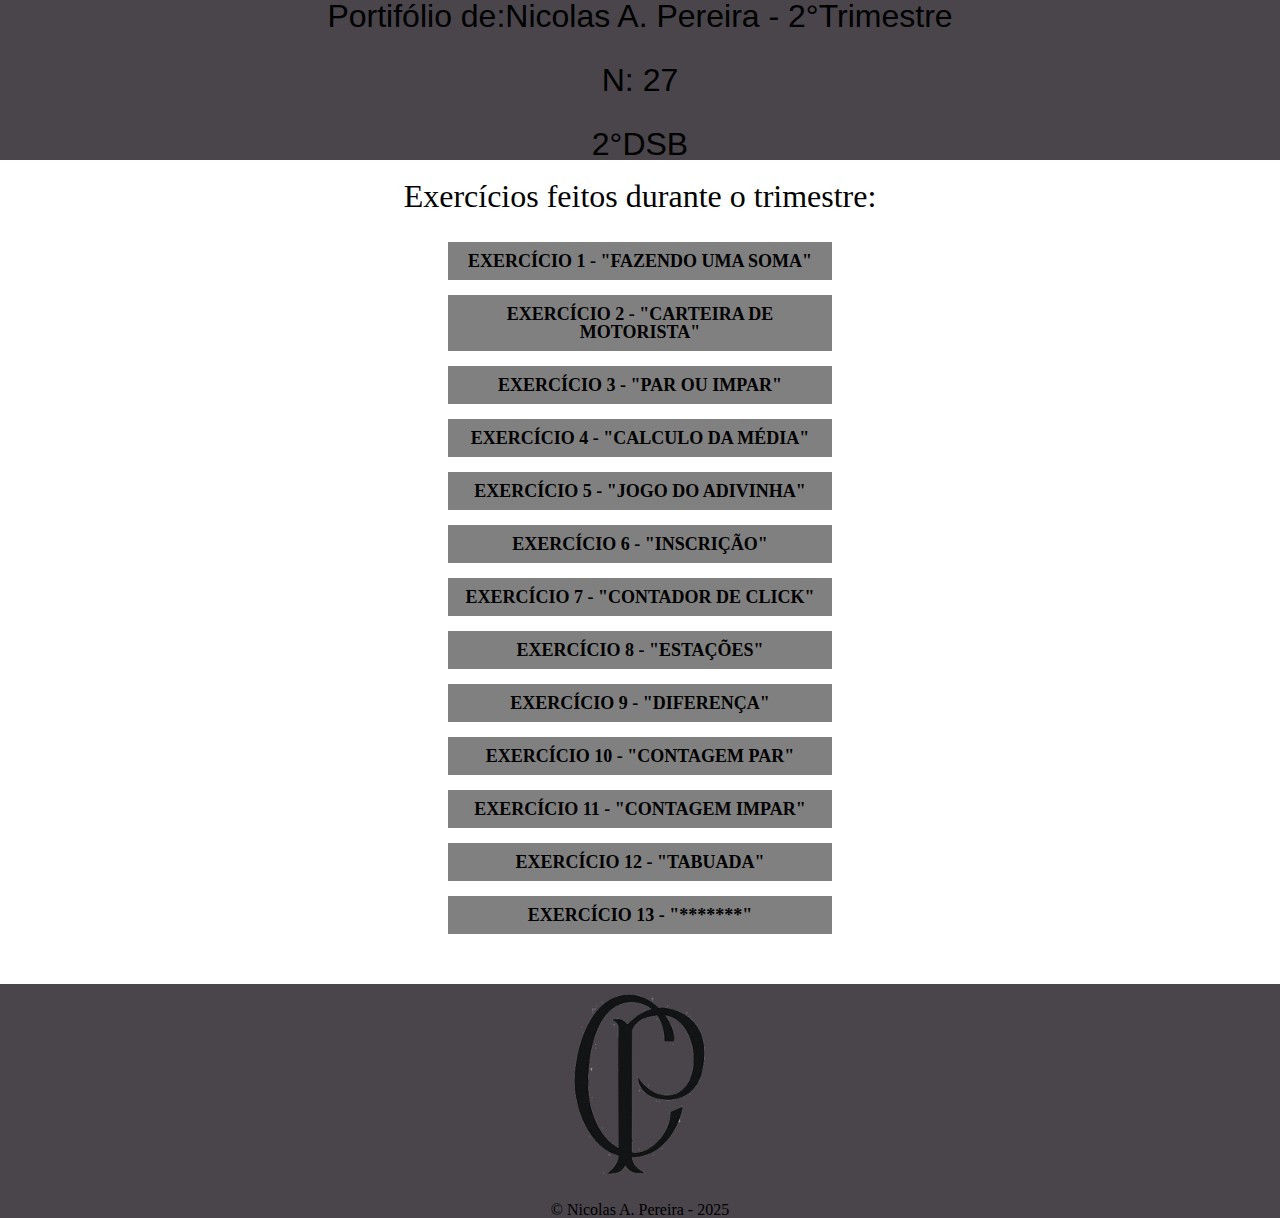
<file: index.html>
<!DOCTYPE html>
<html lang="pt-br">
<head>
    <meta charset="UTF-8">
    <meta name="viewport" content="width=device-width, initial-scale=1.0">
    <title>Potrifólio de Nicolas</title>
    <link rel="stylesheet" href="reset.css">
    <link rel="stylesheet" href="style.css">
 
</head>

<body>
    <header>
        <h1><i>Portifólio de:Nicolas A. Pereira - 2°Trimestre</i></h1><br>
        <h2>N: 27</h2><br>
        <h2>2°DSB</h2>
    </header>   
    <main>
        <h2 id="ah">Exercícios feitos durante o trimestre:</h2>
        <ul>
            <a href="exercicio1/ex.html"><li> exercício 1 - "Fazendo uma soma"</li></a>
            <a href="exercicio 2/ex.html"><li> exercício 2 - "Carteira de motorista"</li></a>
            <a href="exercicio 3/ex.html"><li> exercício 3 - "Par ou impar"</li></a>
            <a href="exercicio 4/ex.html"><li> exercício 4 - "Calculo da média"</li></a>
            <a href="exercicio 5/ex.html"><li> exercício 5 - "jogo do adivinha"</li></a>
            <a href="exercício 6/index.html"><li> exercício 6 - "Inscrição"</li></a>
            <a href="exercicio 7/ex.html"><li> exercício 7 - "contador de click"</li></a>
            <a href="exercicio 8/ex.html"><li> exercício 8 - "Estações"</li></a>
            <a href="exercicio 9/ex.html"><li> exercício 9 - "diferença"</li></a>
            <a href="exercicio 10/ex10.html"><li> exercício 10 - "contagem par"</li></a>
            <a href="exercicio 11/ex11.html"><li> exercício 11 - "contagem impar"</li></a>
            <a href="exercicio 12/ex12.html"><li> exercício 12 - "tabuada"</li></a>
            <a href="exercício 13/ex.html"><li> exercício 13 - "*******"</li></a>
        </ul>
    </main>
    <footer>
        <img src="SCCorinthians_Paulista_1910.png">
            <p>&copy; Nicolas A. Pereira - 2025</p>
    </footer>
</body>
</html>
</file>
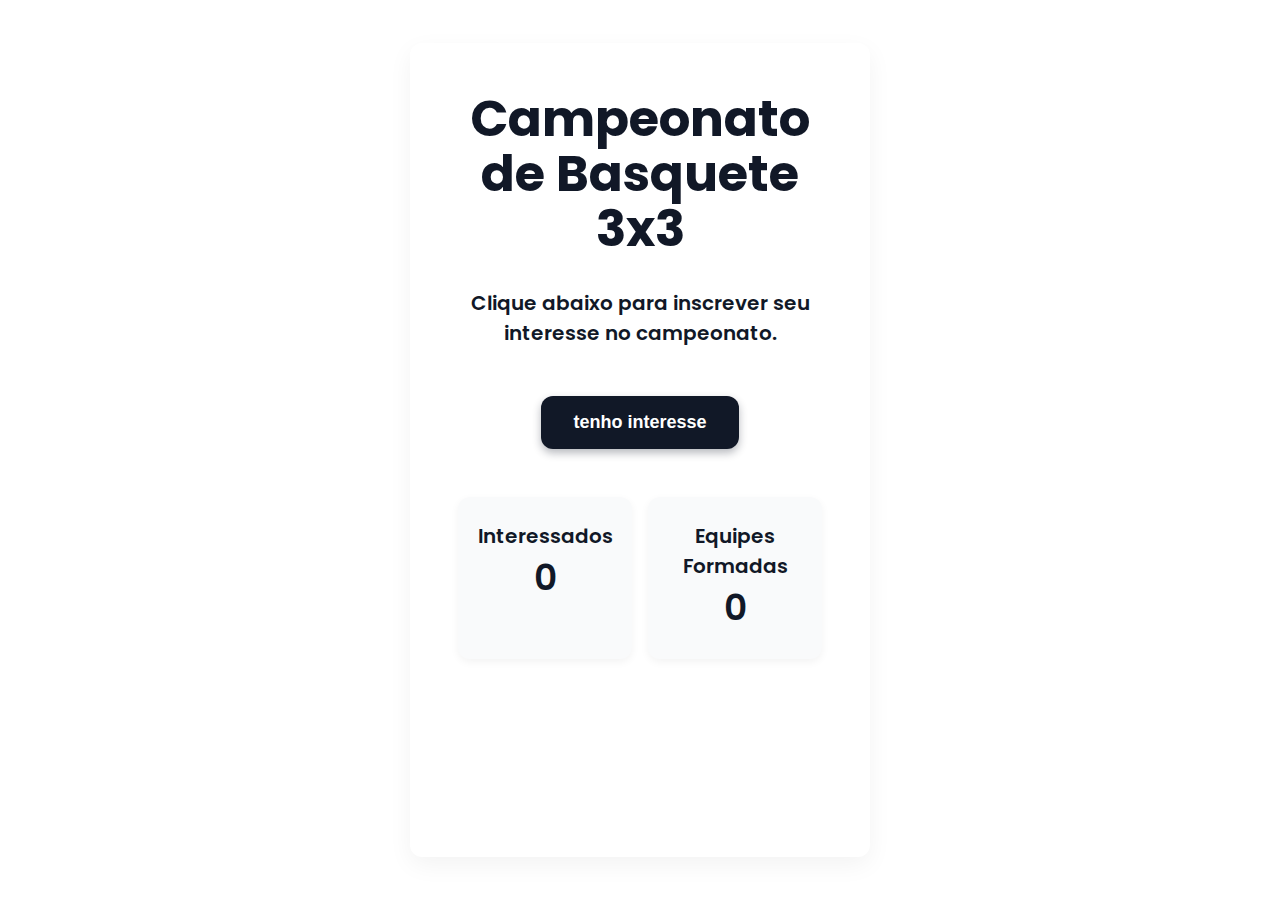
<file: exercício 6/index.html>
<!DOCTYPE html>
<html lang="pt-BR">
<head>
    <link rel="stylesheet" href="style.css">
  <link rel="stylesheet" href="script.js">
  <meta charset="UTF-8" />
  <meta name="viewport" content="width=device-width, initial-scale=1" />
  <title>Exercício 6</title>
  <style>
    @import url('https://fonts.googleapis.com/css2?family=Poppins:wght@600;700&display=swap');

    :root {
      --color-bg: #ffffff;
      --color-text-primary: #111827;
      --color-text-secondary: #6b7280;
      --color-accent: #111827;
      --color-button-bg: #111827;
      --color-button-text: #ffffff;
      --color-alert-bg: #fde68a;
      --color-alert-text: #92400e;
      --border-radius: 0.75rem;
      --shadow-light: rgba(0, 0, 0, 0.05);
      --spacing-unit: 1rem;
      --transition-speed: 0.3s;
    }


    *, *::before, *::after {
      box-sizing: border-box;
    }
    body {
      margin: 0;
      background: var(--color-bg);
      font-family: 'Poppins', sans-serif;
      color: var(--color-text-secondary);
      font-size: 18px;
      line-height: 1.5;
      -webkit-font-smoothing: antialiased;
      -moz-osx-font-smoothing: grayscale;
      display: flex;
      min-height: 100vh;
      align-items: center;
      justify-content: center;
      padding: var(--spacing-unit);
    }

    .container {
      max-width: 460px;
      background: var(--color-bg);
      border-radius: var(--border-radius);
      box-shadow: 0 8px 24px var(--shadow-light);
      padding: calc(var(--spacing-unit) * 3);
      text-align: center;
    }

    h1 {
      font-size: 50px;
      font-weight: 700;
      color: var(--color-text-primary);
      margin: 0 0 calc(var(--spacing-unit) * 2);
      line-height: 1.1;
    }

    p.subtitle {
      font-weight: 600;
      color: var(--color-text-primary);
      font-size: 20px;
      margin-bottom: calc(var(--spacing-unit) * 3);
    }

    button {
      background-color: var(--color-button-bg);
      color: var(--color-button-text);
      border: none;
      padding: 1rem 2rem;
      font-size: 18px;
      font-weight: 600;
      border-radius: var(--border-radius);
      cursor: pointer;
      box-shadow: 0 4px 8px rgba(17,24,39,0.3);
      transition: 
        background-color var(--transition-speed) ease,
        transform var(--transition-speed) ease,
        box-shadow var(--transition-speed) ease;
      user-select: none;
    }

    button:hover,
    button:focus {
      background-color: #60a2ff; 
      transform: scale(1.05);
      box-shadow: 0 6px 20px rgba(112, 158, 255, 0.4);
      outline: none;
    }

    button:active {
      transform: scale(0.98);
      box-shadow: 0 3px 6px rgba(93, 144, 255, 0.6);
    }

    .stats {
      margin-top: calc(var(--spacing-unit) * 3);
      color: var(--color-text-primary);
      font-weight: 600;
      font-size: 20px;
      display: flex;
      justify-content: space-around;
      gap: var(--spacing-unit);
    }

    .stat-card {
      background: #f9fafb;
      padding: calc(var(--spacing-unit) * 1.5) var(--spacing-unit);
      border-radius: var(--border-radius);
      box-shadow: 0 3px 8px var(--shadow-light);
      flex: 1 1 100px;
      transition: box-shadow var(--transition-speed) ease;
      user-select: none;
    }

    .stat-card:hover {
      box-shadow: 0 6px 16px var(--shadow-light);
    }

    .stat-value {
      font-size: 36px;
      color: var(--color-accent);
    }

    .alert {
      margin-top: calc(var(--spacing-unit) * 3);
      background-color: var(--color-alert-bg);
      color: var(--color-alert-text);
      padding: calc(var(--spacing-unit) * 1.5);
      border-radius: var(--border-radius);
      font-weight: 700;
      font-size: 18px;
      box-shadow: 0 3px 10px rgba(246, 219, 112, 0.6);
      opacity: 0;
      transform: translateY(-10px);
      transition: opacity 0.4s cubic-bezier(0.4, 0, 0.2, 1), transform 0.4s cubic-bezier(0.4, 0, 0.2, 1);
      pointer-events: none;
      user-select: none;
    }
    .alert.visible {
      opacity: 1;
      transform: translateY(0);
      pointer-events: auto;
    }

    @media (max-width: 480px) {
      h1 {
        font-size: 36px;
      }
      .stat-card {
        font-size: 16px;
      }
    }
  </style>
</head>
<body>
  <main class="container" role="main" aria-label="Inscrição para campeonato de basquete 3x3">
    <h1>Campeonato de Basquete 3x3</h1>
    <p class="subtitle">Clique abaixo para inscrever seu interesse no campeonato.</p>

    <button id="registerBtn" type="button" aria-live="polite" aria-describedby="teamsCount">
     tenho interesse
    </button>

    <section class="stats" aria-live="polite" aria-atomic="true" aria-relevant="additions removals" role="region" aria-label="Informações de inscritos e equipes formadas">
      <div class="stat-card">
        <div>Interessados</div>
        <div id="interestedCount" class="stat-value" aria-atomic="true" aria-live="polite">0</div>
      </div>
      <div class="stat-card">
        <div>Equipes Formadas</div>
        <div id="teamsCount" class="stat-value" aria-atomic="true" aria-live="polite">0</div>
      </div>
    </section>

    <div id="alertMessage" class="alert" role="alert" aria-live="assertive" aria-atomic="true">
      O campeonato pode acontecer! Temos pelo menos 4 equipes!
    </div>
  </main>

  <script>
    (function() {
      const registerBtn = document.getElementById('registerBtn');
      const interestedCountElem = document.getElementById('interestedCount');
      const teamsCountElem = document.getElementById('teamsCount');
      const alertMessage = document.getElementById('alertMessage');

      let interestedCount = 0;

      function updateDisplay() {
        interestedCountElem.textContent = interestedCount;
        const teams = Math.floor(interestedCount / 3);
        teamsCountElem.textContent = teams;

        if (teams >= 4) {
          alertMessage.classList.add('visible');
        } else {
          alertMessage.classList.remove('visible');
        }
      }

      registerBtn.addEventListener('click', () => {
        interestedCount++;
        updateDisplay();
      });

      updateDisplay();
    })();
  </script>
</body>
</html>
</file>
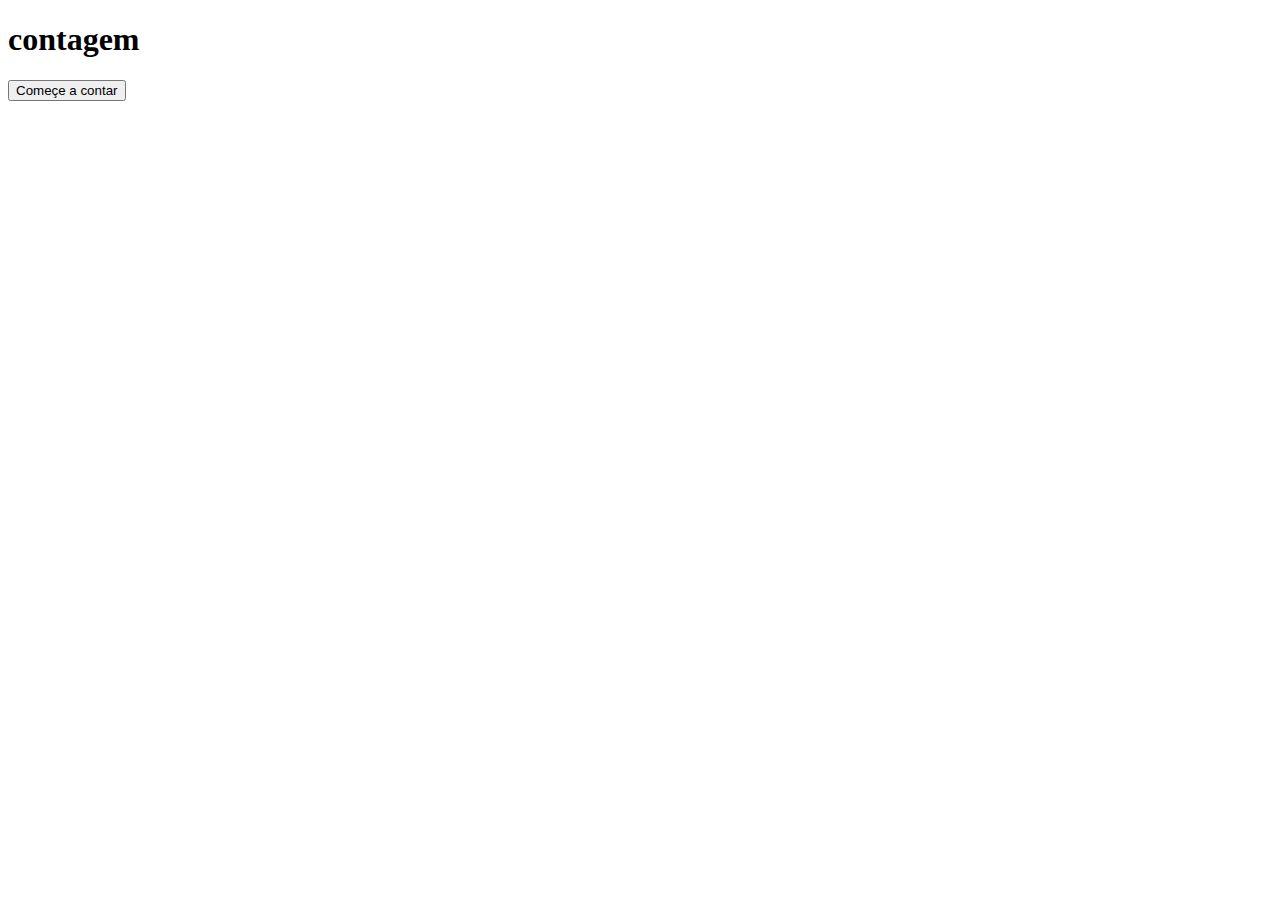
<file: exercicio 10/ex10.html>
<!DOCTYPE html>
<html lang="pt-br">
<head>
    <meta charset="UTF-8">
    <meta name="viewport" content="width=device-width, initial-scale=1.0">
    <title>Exercício 10</title>
</head>
<body>
    <h1>contagem</h1>
    <button onclick="contar()">Começe a contar</button>
    
<div id="resultado">
    <p></p>
</div>


    <script src="script.js"></script>
</body>
</html>
</file>
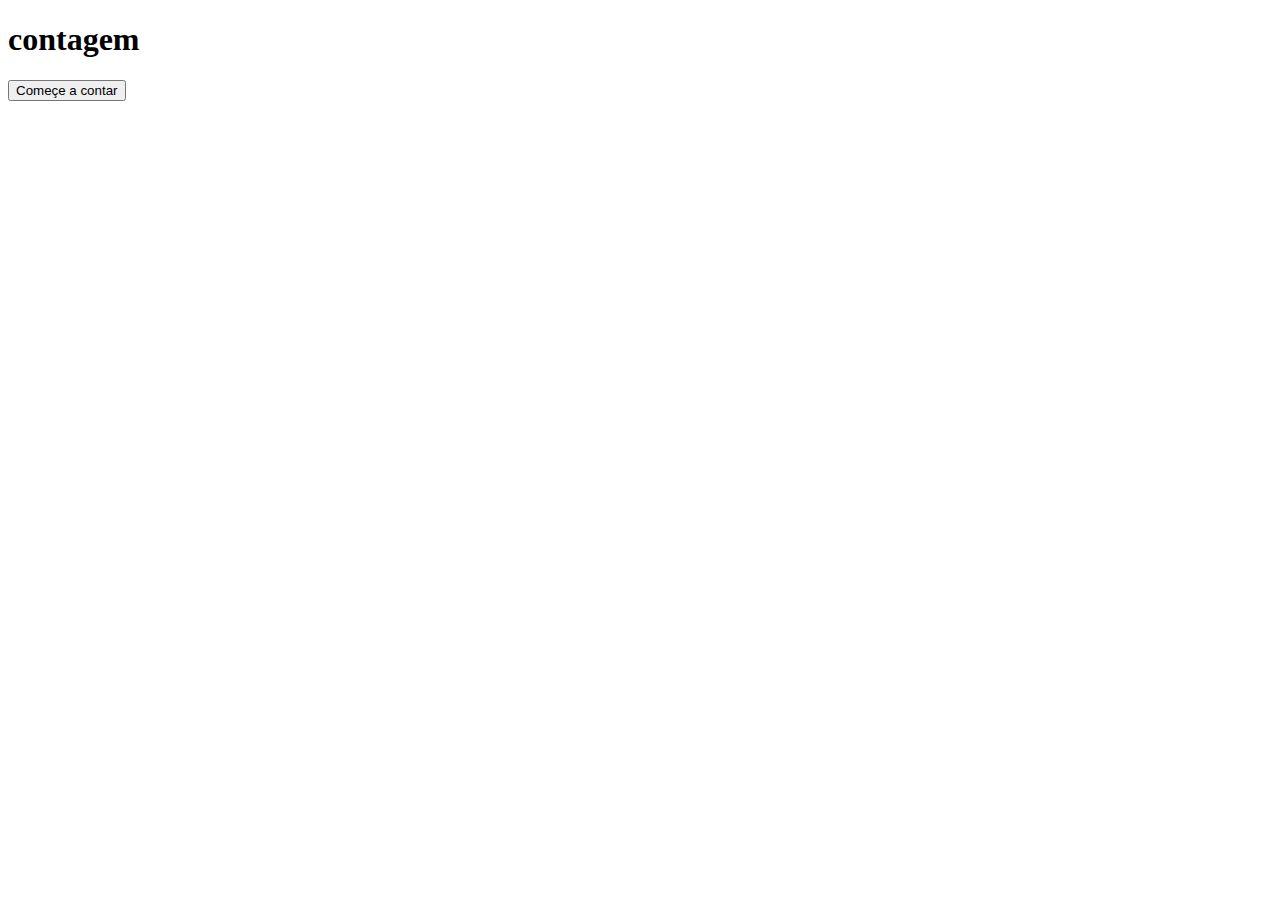
<file: exercicio 11/ex11.html>
<!DOCTYPE html>
<html lang="pt-br">
<head>
    <meta charset="UTF-8">
    <meta name="viewport" content="width=device-width, initial-scale=1.0">
    <title>Exercício 11</title>
</head>
<body>
<body>
    <h1>contagem</h1>
    <button onclick="contar()">Começe a contar</button>
    
<div id="resultado">
    <p></p>
</div>


    <script src="script.js"></script>
</body>
</html>
</body>
</html>
</file>
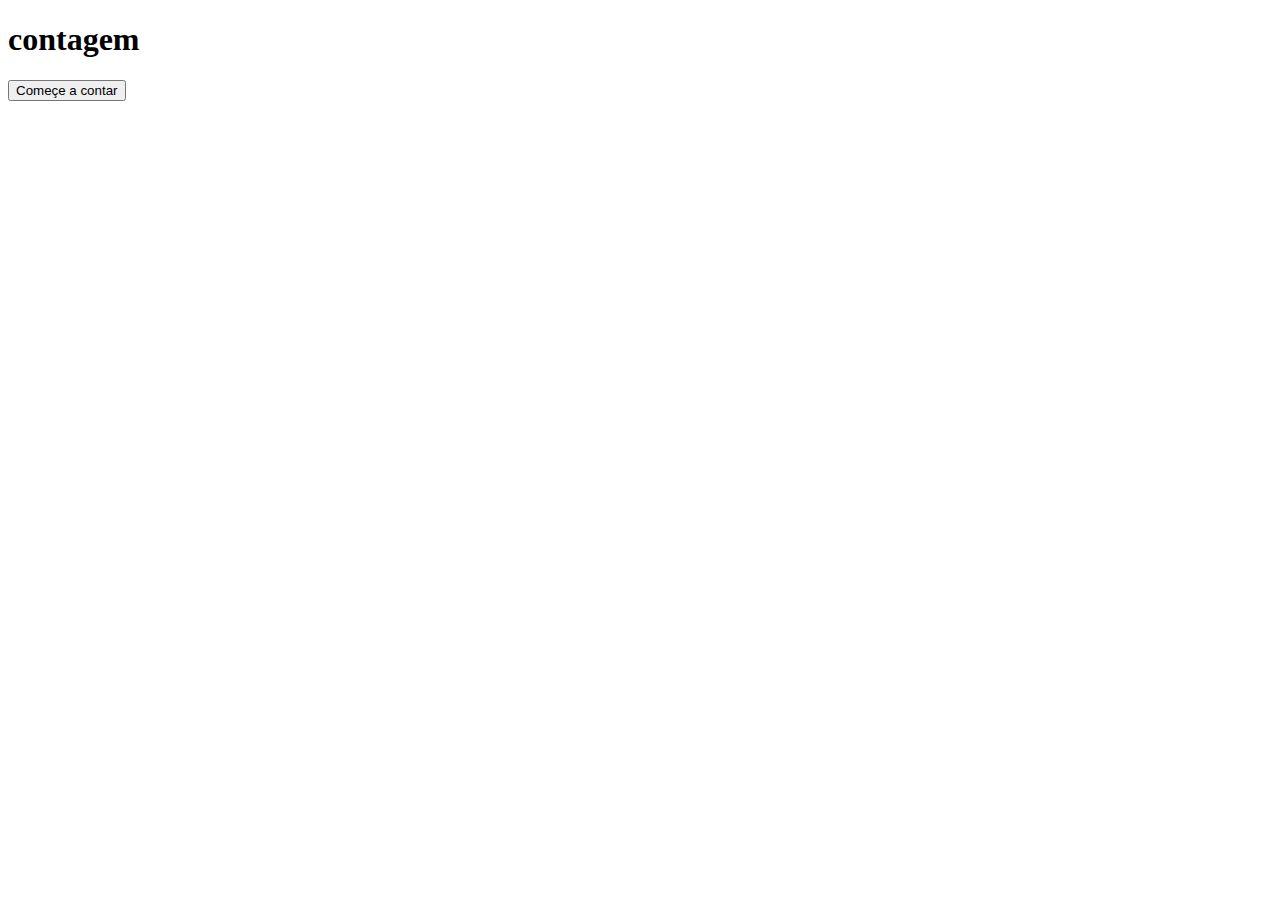
<file: exercicio 12/ex12.html>
<!DOCTYPE html>
<html lang="pt-br">
<head>
    <meta charset="UTF-8">
    <meta name="viewport" content="width=device-width, initial-scale=1.0">
    <title>Exercício 12</title>
</head>
<body>
<body>
    <h1>contagem</h1>
    <button onclick="contar()">Começe a contar</button>
    
<div id="resultado">
    <p></p>
</div>


    <script src="script.js"></script>
</body>
</html>
</body>
</html>
</file>
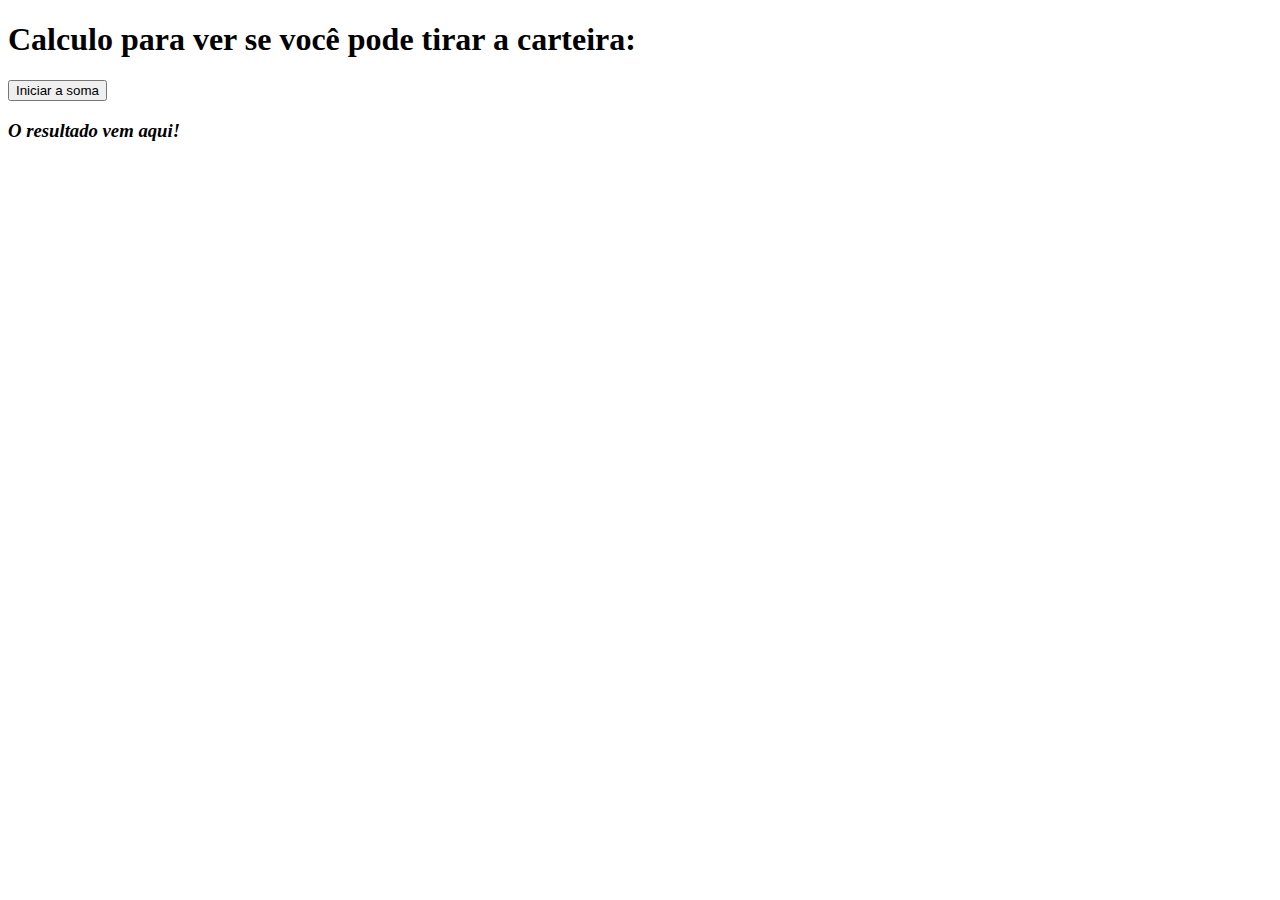
<file: exercicio 2/ex.html>
<!DOCTYPE html>
<html lang="pt-br">
<head>
    <meta charset="UTF-8">
    <meta name="viewport" content="width=device-width, initial-scale=1.0">
    <title>Exercício 2</title>
</head>
<body>
    <Header></Header>
    <main>
        <H1>Calculo para ver se você pode tirar a carteira:</H1>
    
    <button onclick="calculo()"> Iniciar a soma</button>
        <div id="r">
            <p><h3><i>O resultado vem aqui!</i></h3></p>

        </div>
    <script src="script.js"></script> 
    </main>
    <footer></footer>
</body>
</html>
</file>
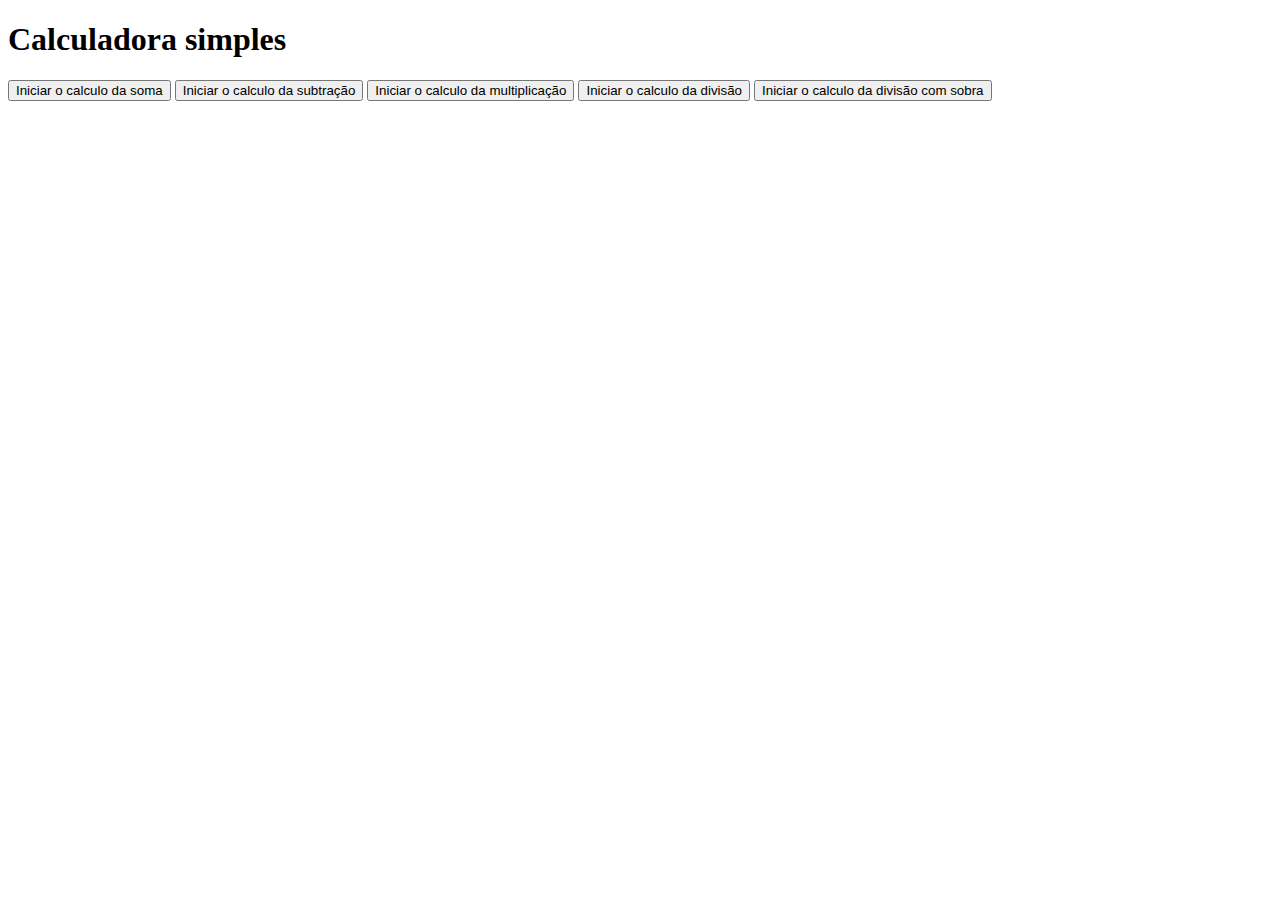
<file: exercicio 3/ex.html>
<!DOCTYPE html>
<html lang="pt-br">
<head>
    <meta charset="UTF-8">
    <meta name="viewport" content="width=device-width, initial-scale=1.0">
    <title>Exercício 3</title>
</head>
<body>
    <header> <H1>Calculadora simples</H1>
    
    <button onclick="soma()"> Iniciar o calculo da soma</button>
    <button onclick="subtracao()"> Iniciar o calculo da subtração</button>
    <button onclick="multiplicacao()"> Iniciar o calculo da multiplicação</button>
    <button onclick="divisao()"> Iniciar o calculo da divisão</button>
    <button onclick="sobra()"> Iniciar o calculo da divisão com sobra</button>
      </header>
    <main> 
        <script src="script2.js"></script> </main>
    <footer></footer>
</body>
</html>
</file>
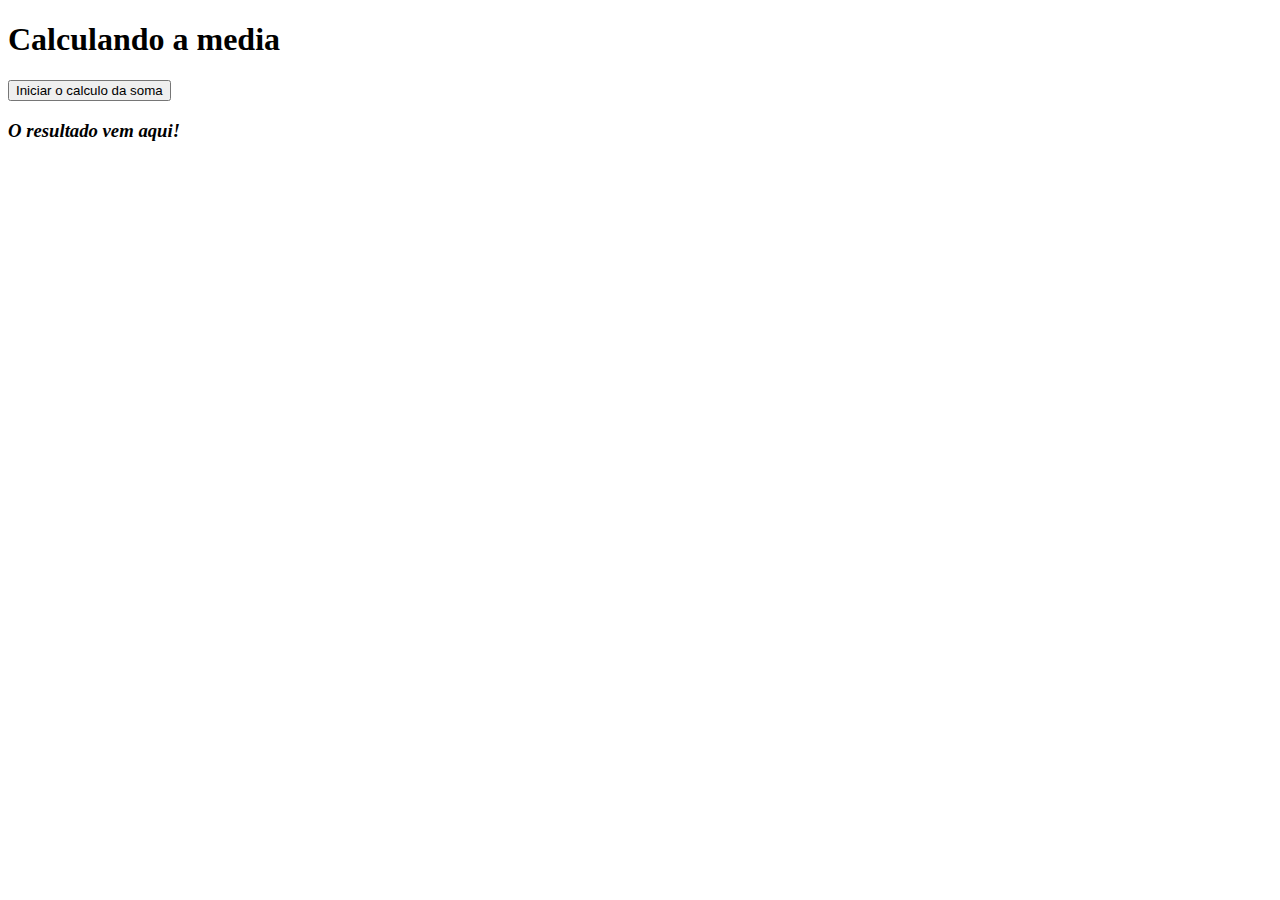
<file: exercicio 4/ex.html>
<!DOCTYPE html>
<html lang="pt-br">
<head>
    <meta charset="UTF-8">
    <meta name="viewport" content="width=device-width, initial-scale=1.0">
    <title>Exercicio 4</title>
</head>
<body>
     <header> <H1>Calculando a media</H1>
    
   
    <button onclick="media()"> Iniciar o calculo da soma</button>
    <div id="resultado">
            <p><h3><i>O resultado vem aqui!</i></h3></p>
      </header>
    <main> 
        <script src="script.js"></script> </main>
    <footer></footer>
</body>
</html>
</file>
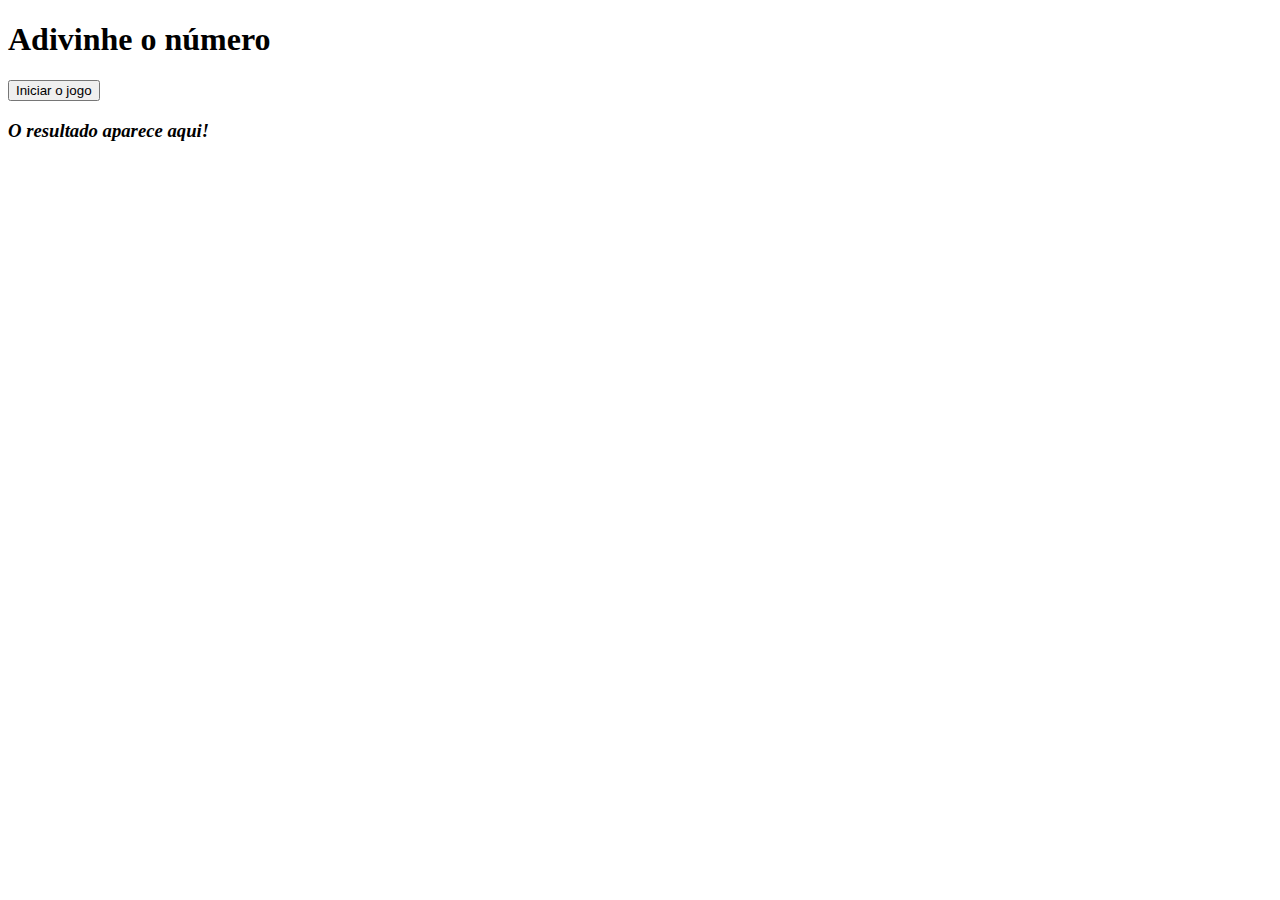
<file: exercicio 5/ex.html>
<!DOCTYPE html>
<html lang="Pt-br">
<head>
    <meta charset="UTF-8">
    <meta name="viewport" content="width=device-width, initial-scale=1.0">
    <title>Exercício 5</title>
</head>
<body>
     <header> <h1 id="aa">Adivinhe o número</h1>
    
    <button onclick="pensar()"> Iniciar o jogo</button>
    <div id="resultado">
            <p><h3><i>O resultado aparece aqui!</i></h3></p>
      </header>
    <main> 
        <script src="script.js"></script> </main>
    <footer></footer>
</body>
</html>
</file>
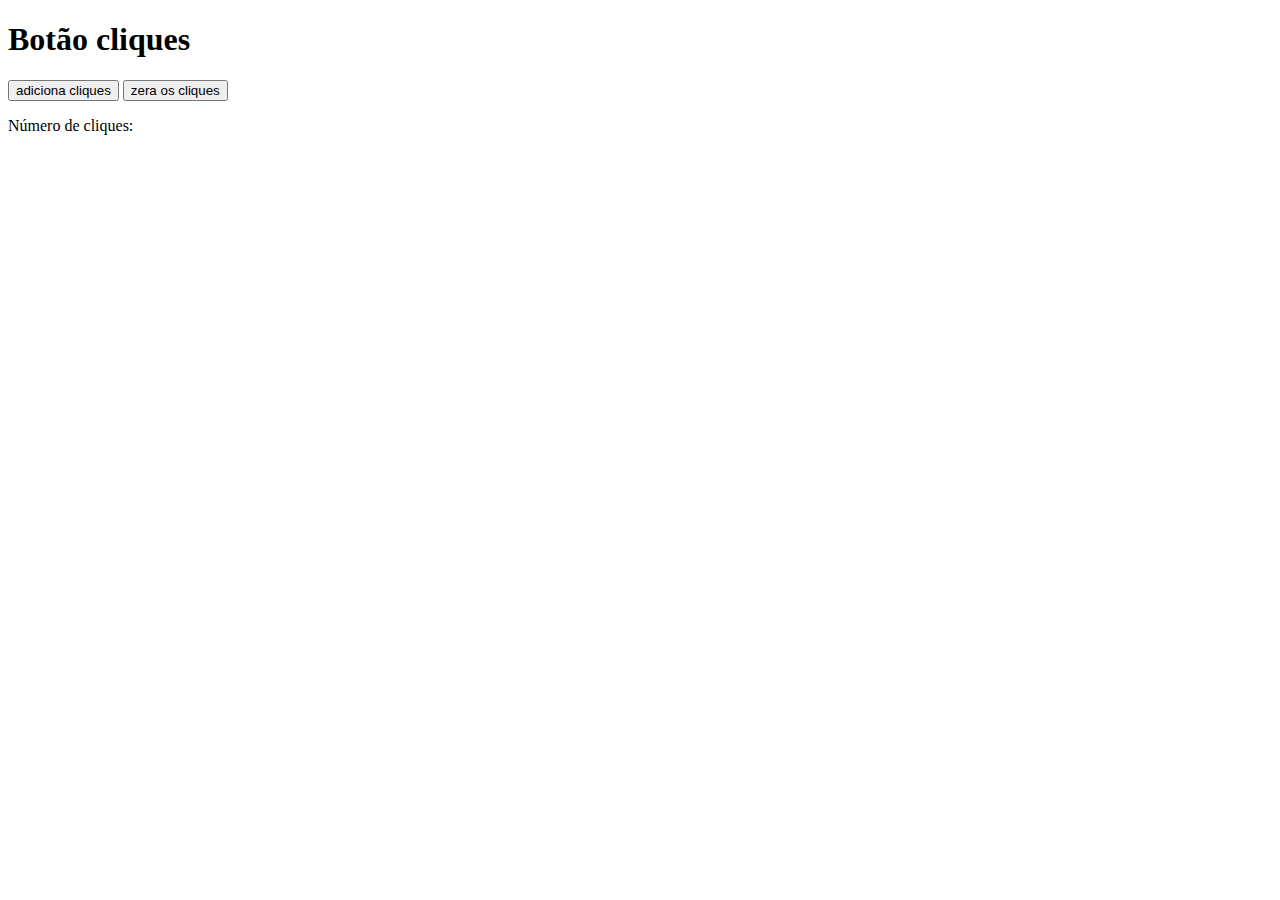
<file: exercicio 7/ex.html>
<!DOCTYPE html>
<html lang="pt-br">
<head>
    <meta charset="UTF-8">
    <meta name="viewport" content="width=device-width, initial-scale=1.0">
    <title>exercício 7</title>
</head>
<body>
  <h1> Botão cliques</h1>
  <button onclick="botao()"> adiciona cliques</button>
  <button onclick="botaozero()">zera os cliques</button>
  <div id="resultado">
    <p>Número de cliques:</p>
  </div>
  <script src="script.js"></script>
</body>
</html>
</file>
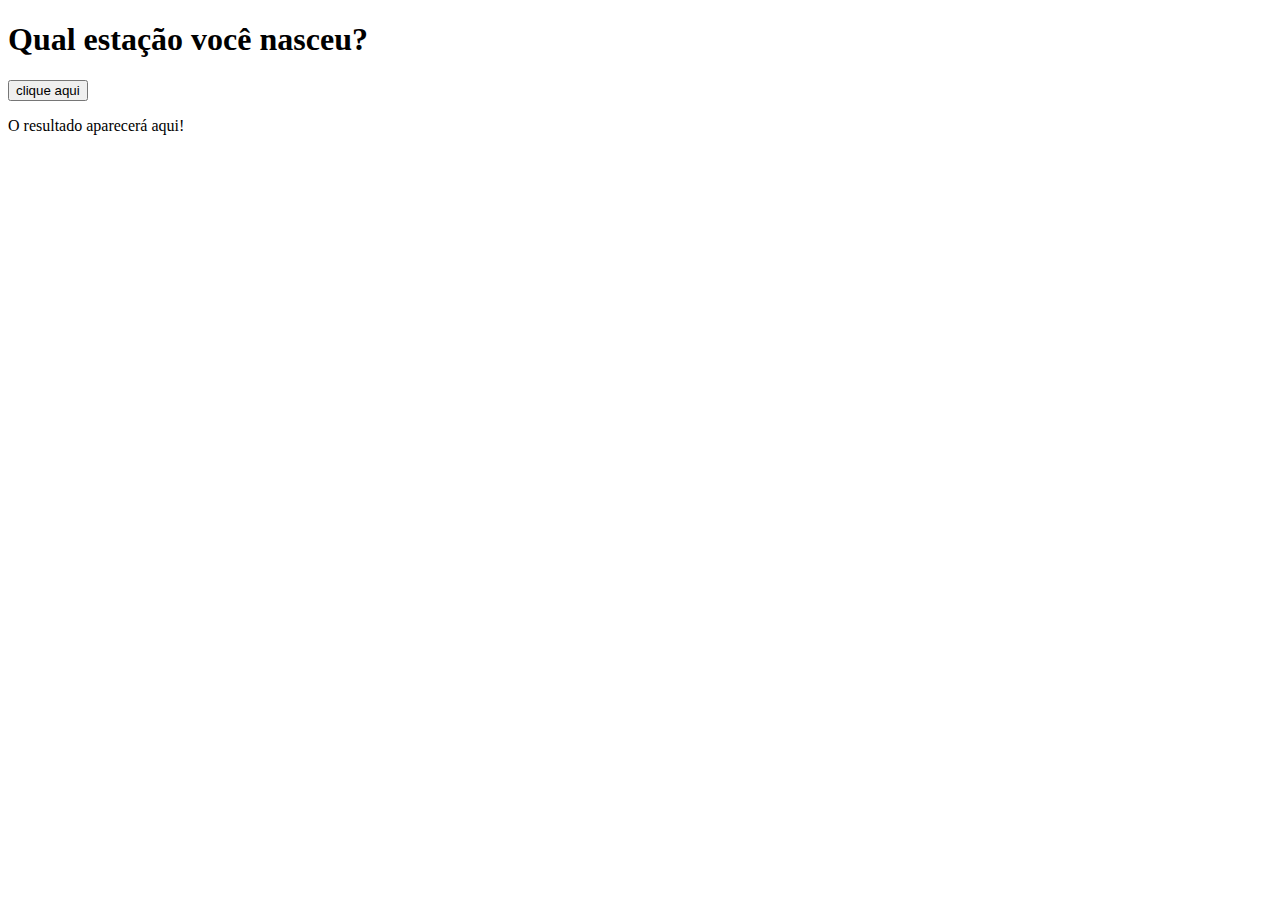
<file: exercicio 8/ex.html>
<!DOCTYPE html>
<html lang="en">
<head>
    <meta charset="UTF-8">
    <meta name="viewport" content="width=device-width, initial-scale=1.0">
    <title>Exercicio 8</title>
</head>
<body>
    <h1>Qual estação você nasceu?</h1>
    <button onclick="verificarEstacao()" >clique aqui</button>
    <div id="resultado">
        <p>O resultado aparecerá aqui!</p>
    </div>
    <script src="scrpt.js"></script>
</body>
</html>
</file>
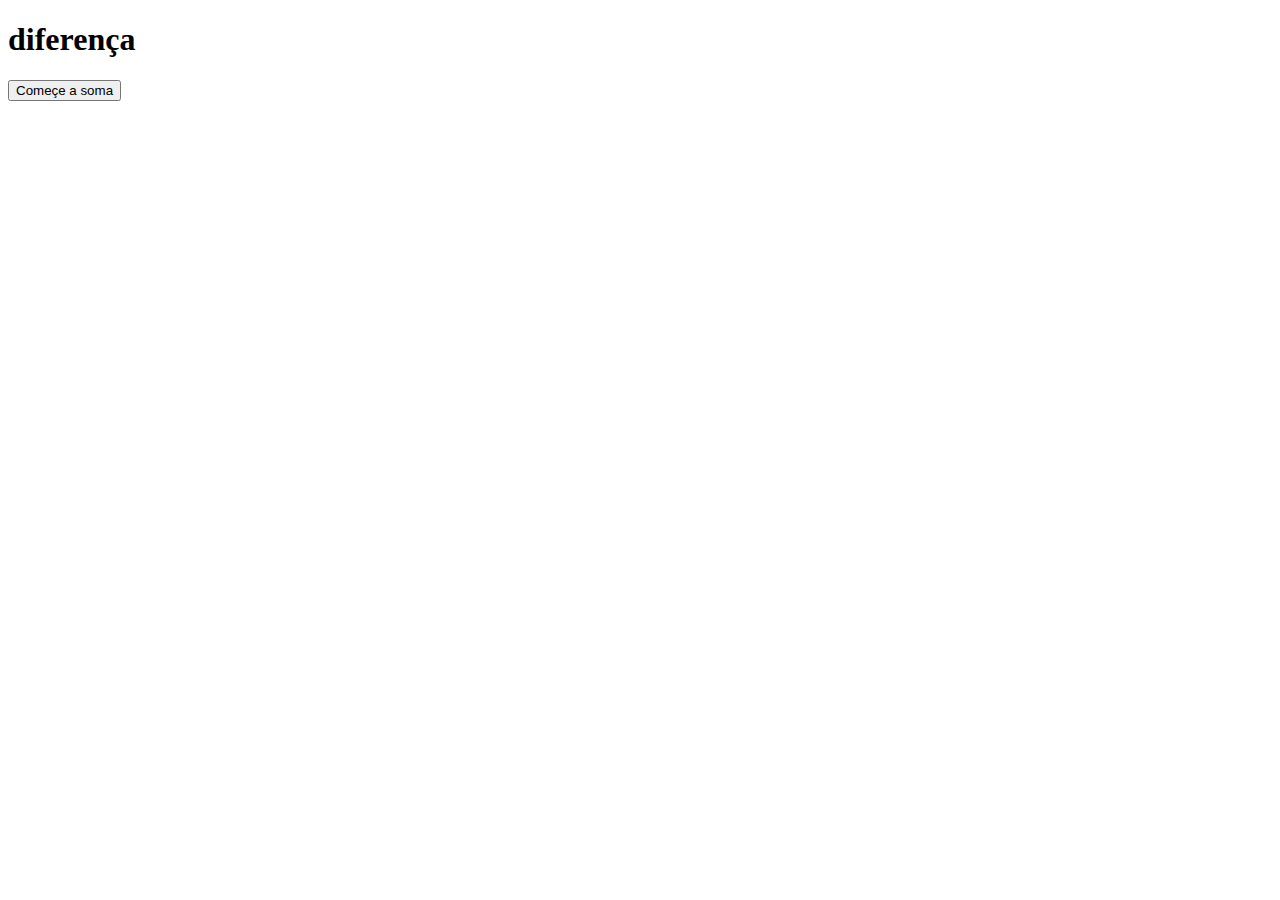
<file: exercicio 9/ex.html>
<!DOCTYPE html>
<html lang="pt-br">
<head>
    <meta charset="UTF-8">
    <meta name="viewport" content="width=device-width, initial-scale=1.0">
    <title>Exercício 9</title>
</head>
<body>
    <h1>diferença</h1>
    <button onclick="diferenca()">Começe a soma</button>




    <script src="script.js"></script>
</body>
</html>
</file>
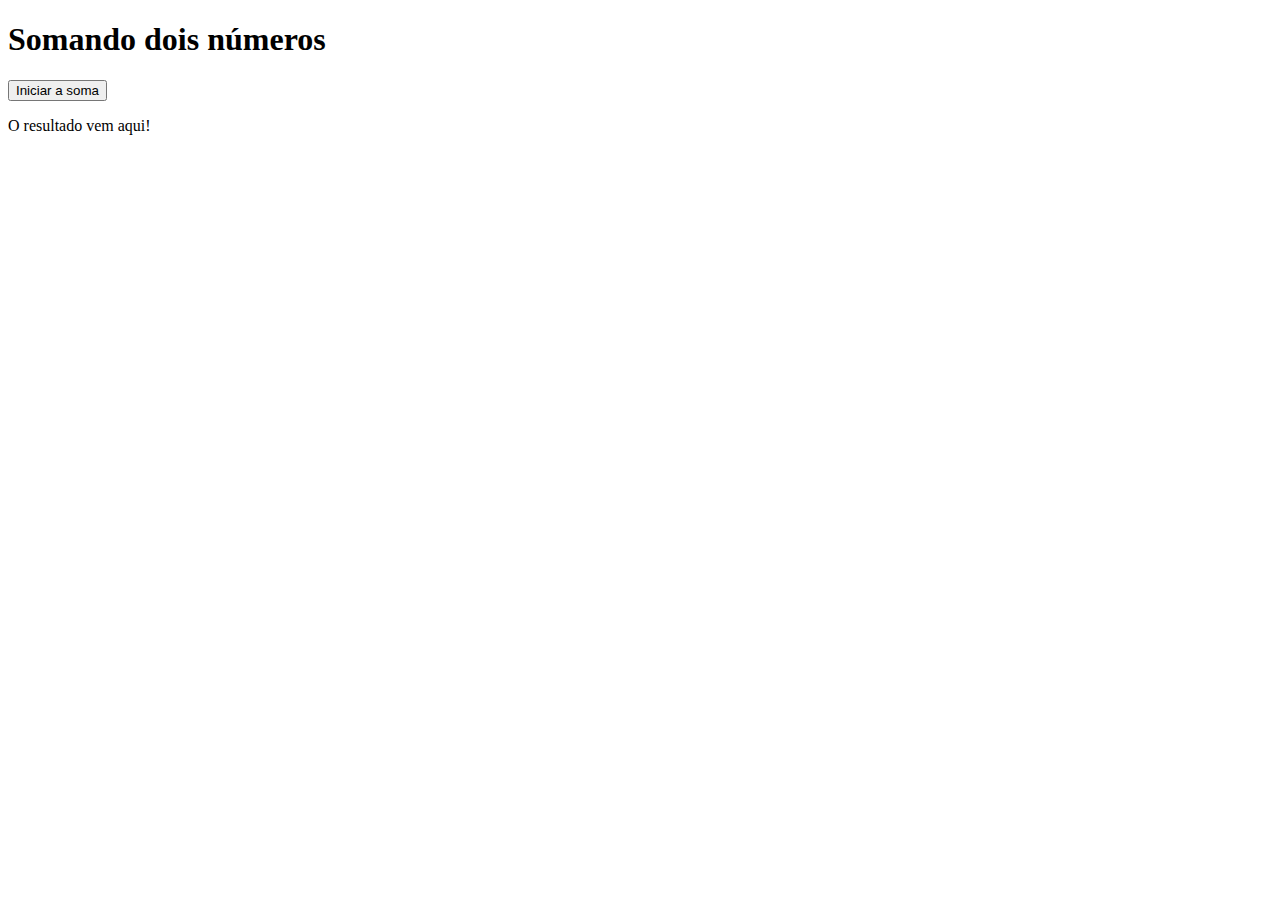
<file: exercicio1/ex.html>
<!DOCTYPE html>
<html lang="pt-br">
<head>
    <meta charset="UTF-8">
    <meta name="viewport" content="width=device-width, initial-scale=1.0">
    <title>exercício1</title>
</head>
<body>
    <H1>Somando dois números</H1>
    <button onclick="somar()"> Iniciar a soma</button>
        <div id="r">
            <p> O resultado vem aqui!</p>

        </div>
    <script src="script.js"></script>
</body>
</html>
</file>
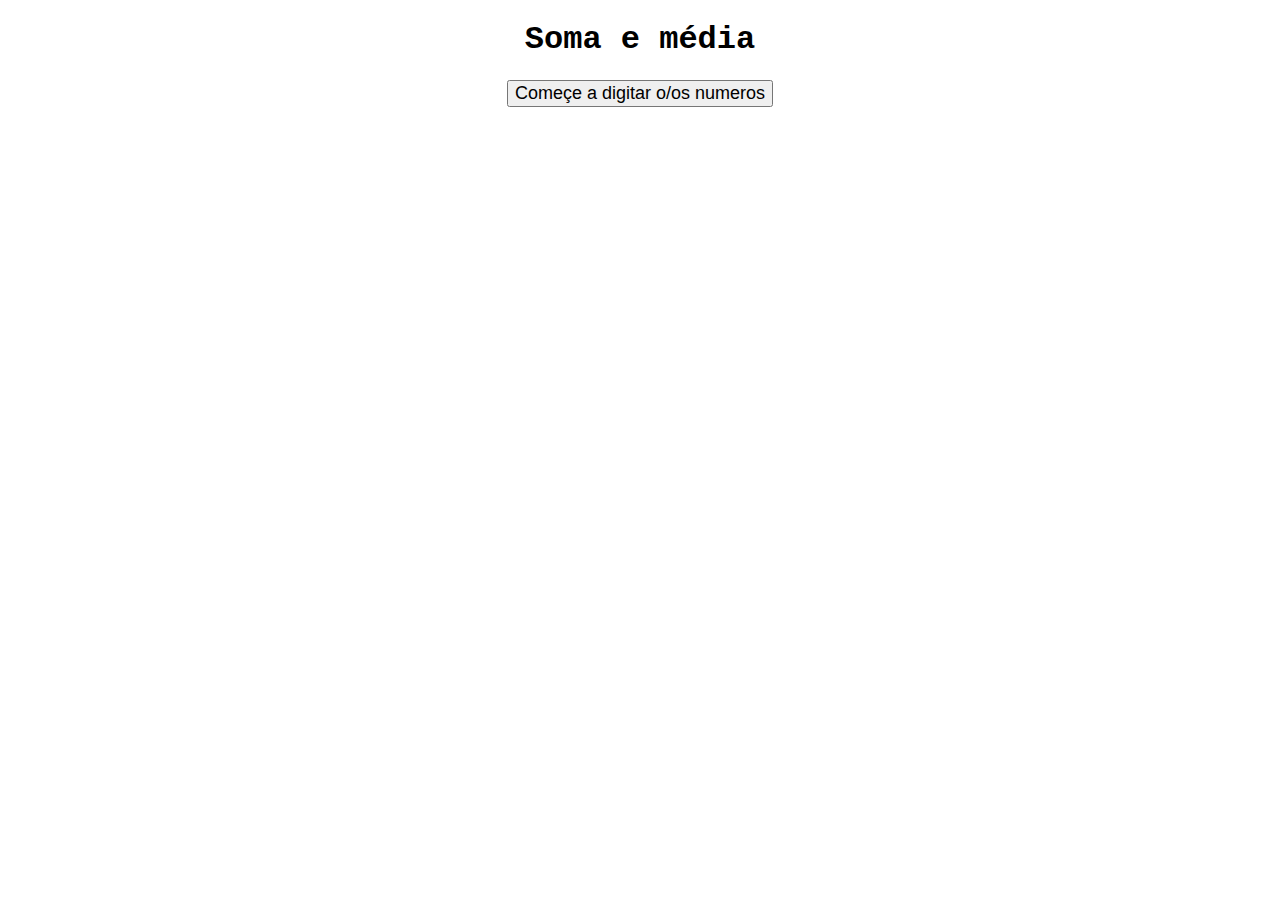
<file: exercício 13/ex.html>
<!DOCTYPE html>
<html lang="pt-br">
<head>
    <meta charset="UTF-8">
    <meta name="viewport" content="width=device-width, initial-scale=1.0">
    <title>Exercício 13</title>
   
</head>
<body>
    <html>
    <h1>Soma e média</h1>
    <button onclick="somar()" id="aa"> Começe a digitar o/os numeros</button>

    <div id="resultado"><br>
        <BR>
        <P ></P>
    </div>
</html>


<style>
    body{
        text-align: center;
    }
    h1{
        font-family: 'Courier New', Courier, monospace;
        font-size: xx-large;
    }
    #zz{
        font-size: x-large;
        font-family: Arial, Helvetica, sans-serif;
       
    }
    #aa{
        font-size: large;
    }
</style>



    <script src="script.js"></script>
</body>
</html>
</file>
<file: style.css>
header{
    text-align: center;
    top: 300px;
    background-color: rgba(14, 9, 17, 0.758);
    font-size: xx-large;
    font-family: Arial, Helvetica, sans-serif;
   
}

h1, h2 {
    text-align: center;
    text-decoration: none;
}

main{
    padding: 20px 0;
    text-align: center;
}
ul{
    margin: 30px 0;
}
li{
    margin: 15px auto;
    padding: 10px 0;
    width: 30% ;
    background-color: gray;
    text-align: center;
    text-transform: uppercase;
    font-weight: bold;
    color: black;
}
li:hover{
    width: 32%;
    border-radius: 10px;

}
a{
    font-size: large;
    text-align: center;
    text-decoration: none;
  
}
#ah{
    font-size: xx-large;
    font-family: 'Cambria', 'Cochin', Georgia, Times, 'Times New Roman', serif;
    text-align: center;
}
footer{
text-align: center;
text-decoration: none;
background-color: rgba(14, 9, 17, 0.758);
}

footer img{
    width: 200px;
    margin-bottom: 15px;
}
</file>
<file: exercício 6/style.css>
@import url('https://fonts.googleapis.com/css2?family=Poppins:wght@600;700&display=swap');

    :root {
      --color-bg: #ffffff;
      --color-text-primary: #1a3f8e;
      --color-text-secondary: #6b7280;
      --color-accent: #111827;
      --color-button-bg: #111827;
      --color-button-text: #ffffff;
      --color-alert-bg: #fde68a;
      --color-alert-text: #92400e;
      --border-radius: 0.75rem;
      --shadow-light: rgba(0, 0, 0, 0.05);
      --spacing-unit: 1rem;
      --transition-speed: 0.3s;
    }


    *, *::before, *::after {
      box-sizing: border-box;
    }
    body {
      margin: 0;
      background: var(--color-bg);
      font-family: 'Poppins', sans-serif;
      color: var(--color-text-secondary);
      font-size: 18px;
      line-height: 1.5;
      -webkit-font-smoothing: antialiased;
      -moz-osx-font-smoothing: grayscale;
      display: flex;
      min-height: 100vh;
      align-items: center;
      justify-content: center;
      padding: var(--spacing-unit);
    }

    .container {
      max-width: 460px;
      background: var(--color-bg);
      border-radius: var(--border-radius);
      box-shadow: 0 8px 24px var(--shadow-light);
      padding: calc(var(--spacing-unit) * 3);
      text-align: center;
    }

    h1 {
      font-size: 50px;
      font-weight: 700;
      color: var(--color-text-primary);
      margin: 0 0 calc(var(--spacing-unit) * 2);
      line-height: 1.1;
    }

    p.subtitle {
      font-weight: 600;
      color: var(--color-text-primary);
      font-size: 20px;
      margin-bottom: calc(var(--spacing-unit) * 3);
    }

    button {
      background-color: var(--color-button-bg);
      color: var(--color-button-text);
      border: none;
      padding: 1rem 2rem;
      font-size: 18px;
      font-weight: 600;
      border-radius: var(--border-radius);
      cursor: pointer;
      box-shadow: 0 4px 8px rgba(79, 135, 255, 0.3);
      transition: 
        background-color var(--transition-speed) ease,
        transform var(--transition-speed) ease,
        box-shadow var(--transition-speed) ease;
      user-select: none;
    }

    button:hover,
    button:focus {
      background-color: #1f2937; 
      transform: scale(1.05);
      box-shadow: 0 6px 20px rgba(76, 133, 255, 0.4);
      outline: none;
    }

    button:active {
      transform: scale(0.98);
      box-shadow: 0 3px 6px rgba(78, 134, 255, 0.6);
    }

    .stats {
      margin-top: calc(var(--spacing-unit) * 3);
      color: var(--color-text-primary);
      font-weight: 600;
      font-size: 20px;
      display: flex;
      justify-content: space-around;
      gap: var(--spacing-unit);
    }

    .stat-card {
      background: #f9fafb;
      padding: calc(var(--spacing-unit) * 1.5) var(--spacing-unit);
      border-radius: var(--border-radius);
      box-shadow: 0 3px 8px var(--shadow-light);
      flex: 1 1 100px;
      transition: box-shadow var(--transition-speed) ease;
      user-select: none;
    }

    .stat-card:hover {
      box-shadow: 0 6px 16px var(--shadow-light);
    }

    .stat-value {
      font-size: 36px;
      color: var(--color-accent);
    }

    .alert {
      margin-top: calc(var(--spacing-unit) * 3);
      background-color: var(--color-alert-bg);
      color: var(--color-alert-text);
      padding: calc(var(--spacing-unit) * 1.5);
      border-radius: var(--border-radius);
      font-weight: 700;
      font-size: 18px;
      box-shadow: 0 3px 10px rgba(246, 219, 112, 0.6);
      opacity: 0;
      transform: translateY(-10px);
      transition: opacity 0.4s cubic-bezier(0.4, 0, 0.2, 1), transform 0.4s cubic-bezier(0.4, 0, 0.2, 1);
      pointer-events: none;
      user-select: none;
    }
    .alert.visible {
      opacity: 1;
      transform: translateY(0);
      pointer-events: auto;
    }

    @media (max-width: 480px) {
      h1 {
        font-size: 36px;
      }
      .stat-card {
        font-size: 16px;
      }
    }
</file>
